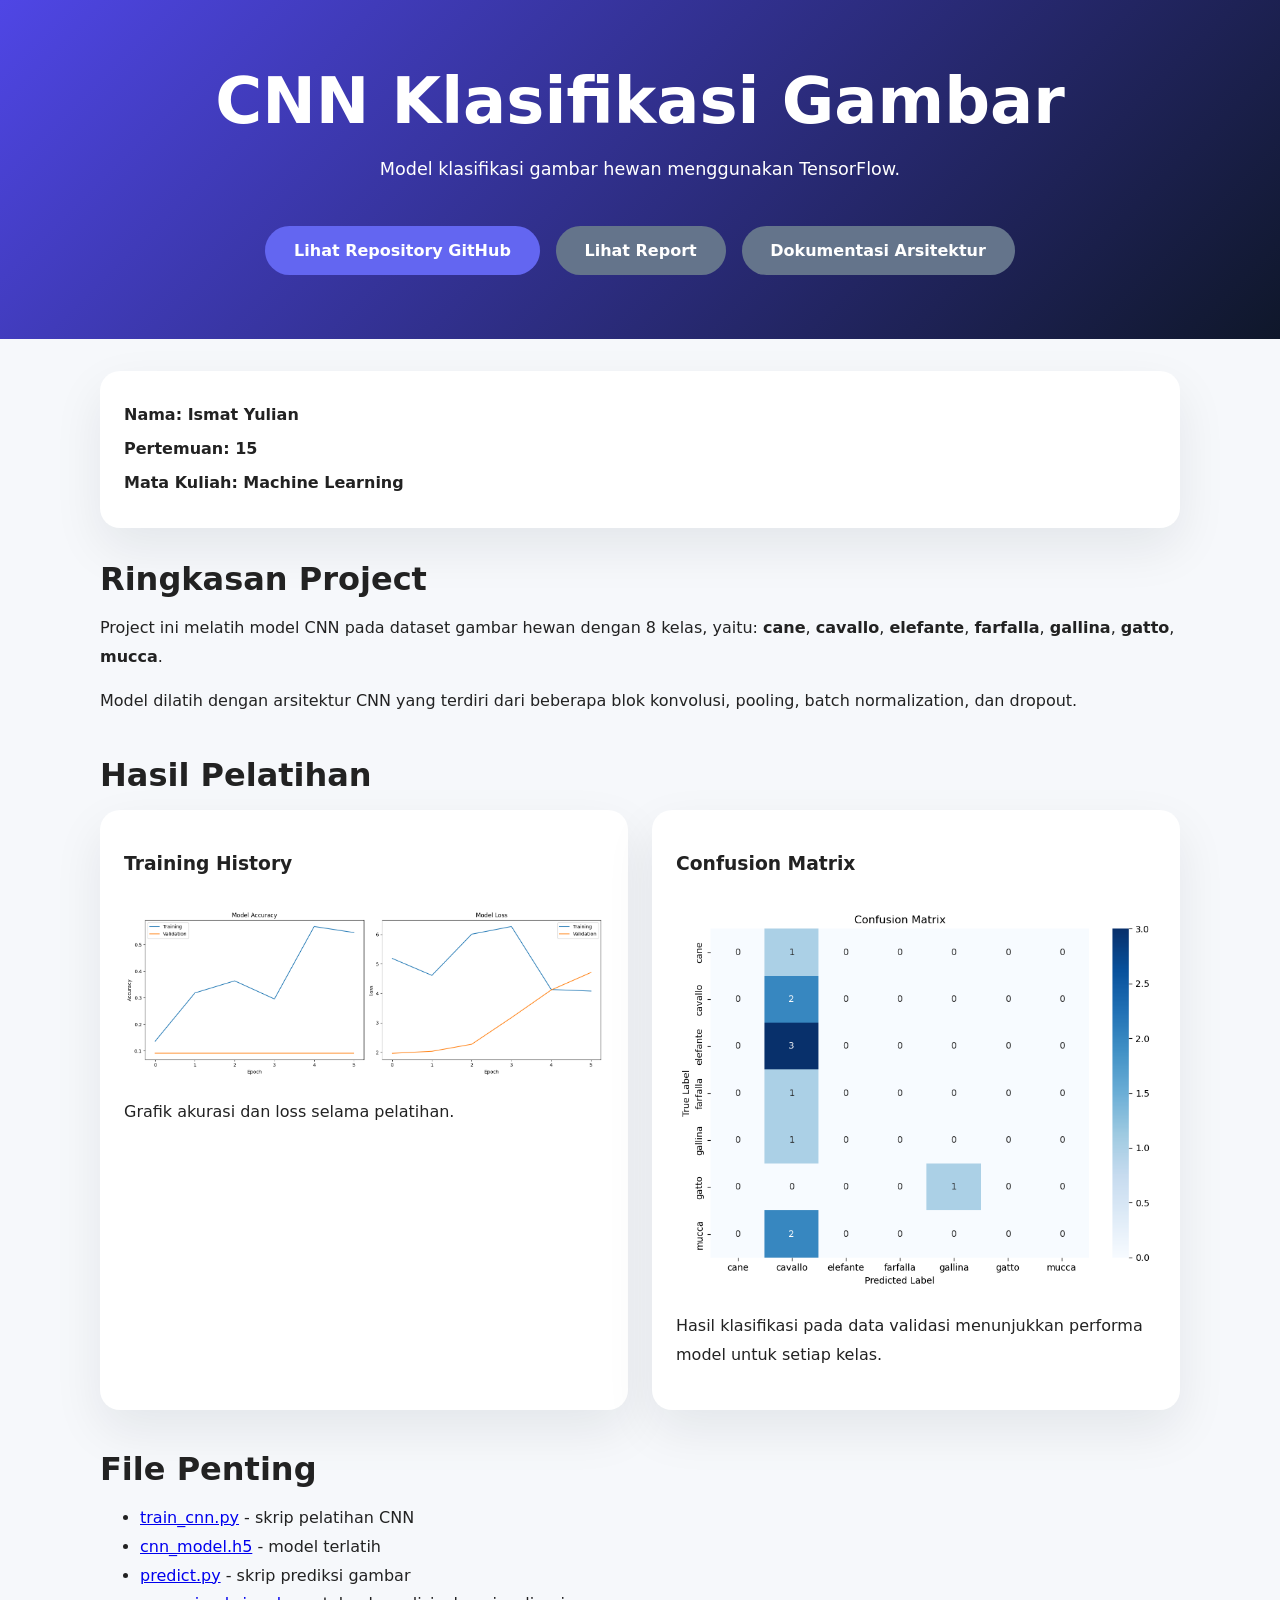
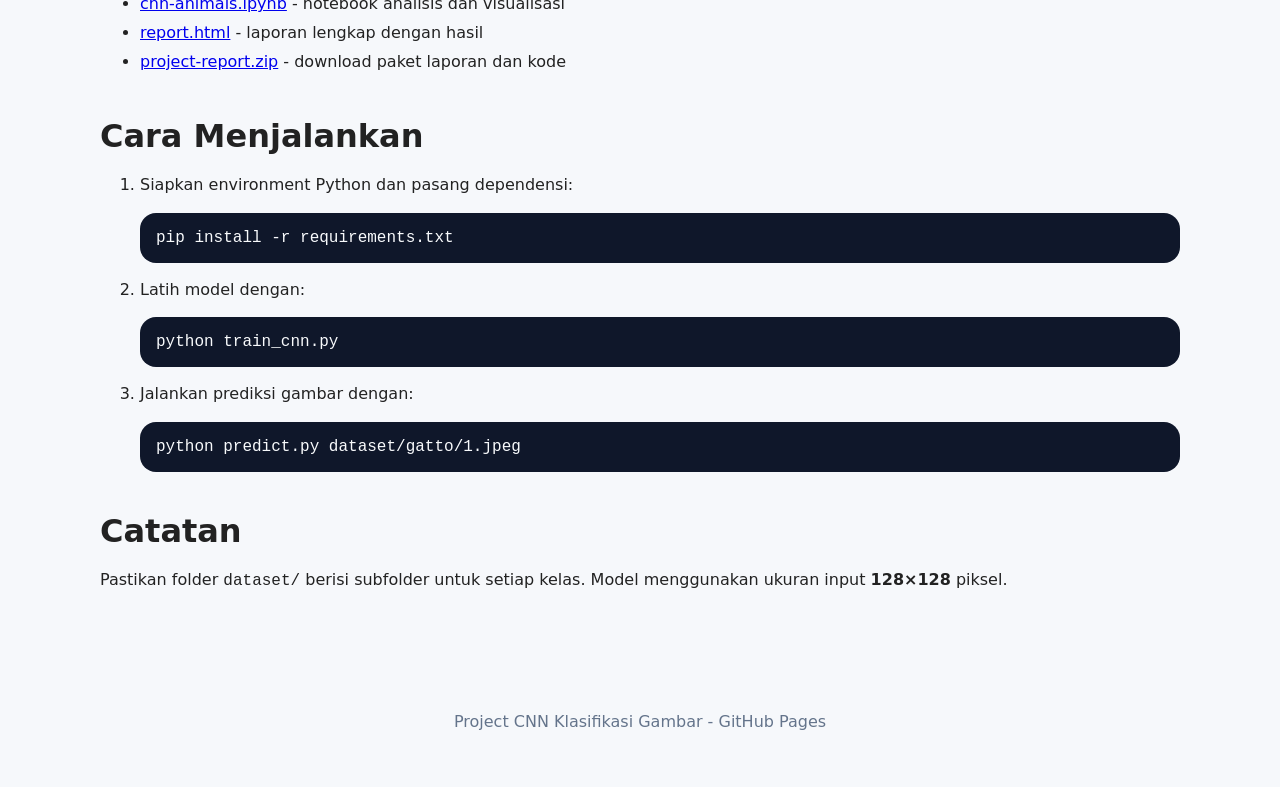
<file: index.html>
<!DOCTYPE html>
<html lang="en">
<head>
  <meta charset="UTF-8" />
  <meta name="viewport" content="width=device-width, initial-scale=1.0" />
  <title>CNN Klasifikasi Gambar - Animals Dataset</title>
  <link rel="stylesheet" href="style.css" />
</head>
<body>
  <header class="hero">
    <div class="hero-content">
      <h1>CNN Klasifikasi Gambar</h1>
      <p>Model klasifikasi gambar hewan menggunakan TensorFlow.</p>
      <div class="button-row">
        <a class="button" href="https://github.com/Mas-is/cnn-klasifikasi-gambar" target="_blank" rel="noreferrer">Lihat Repository GitHub</a>
        <a class="button secondary" href="report.html">Lihat Report</a>
        <a class="button secondary" href="architecture-doc.html">Dokumentasi Arsitektur</a>
      </div>
    </div>
  </header>

  <main class="container">
    <section class="info">
      <p><strong>Nama:</strong> Ismat Yulian</p>
      <p><strong>Pertemuan:</strong> 15</p>
      <p><strong>Mata Kuliah:</strong> Machine Learning</p>
    </section>

    <section>
      <h2>Ringkasan Project</h2>
      <p>Project ini melatih model CNN pada dataset gambar hewan dengan 8 kelas, yaitu: <strong>cane</strong>, <strong>cavallo</strong>, <strong>elefante</strong>, <strong>farfalla</strong>, <strong>gallina</strong>, <strong>gatto</strong>, <strong>mucca</strong>.</p>
      <p>Model dilatih dengan arsitektur CNN yang terdiri dari beberapa blok konvolusi, pooling, batch normalization, dan dropout.</p>
    </section>

    <section>
      <h2>Hasil Pelatihan</h2>
      <div class="card-row">
        <article class="card">
          <h3>Training History</h3>
          <img src="training_history.png" alt="Training history" />
          <p>Grafik akurasi dan loss selama pelatihan.</p>
        </article>
        <article class="card">
          <h3>Confusion Matrix</h3>
          <img src="confusion_matrix.png" alt="Confusion matrix" />
          <p>Hasil klasifikasi pada data validasi menunjukkan performa model untuk setiap kelas.</p>
        </article>
      </div>
    </section>

    <section>
      <h2>File Penting</h2>
      <ul>
        <li><a href="train_cnn.py">train_cnn.py</a> - skrip pelatihan CNN</li>
        <li><a href="cnn_model.h5">cnn_model.h5</a> - model terlatih</li>
        <li><a href="predict.py">predict.py</a> - skrip prediksi gambar</li>
        <li><a href="cnn-animals.ipynb">cnn-animals.ipynb</a> - notebook analisis dan visualisasi</li>
        <li><a href="report.html">report.html</a> - laporan lengkap dengan hasil</li>
        <li><a href="project-report.zip">project-report.zip</a> - download paket laporan dan kode</li>
      </ul>
    </section>

    <section>
      <h2>Cara Menjalankan</h2>
      <ol>
        <li>Siapkan environment Python dan pasang dependensi:</li>
        <pre><code>pip install -r requirements.txt</code></pre>
        <li>Latih model dengan:</li>
        <pre><code>python train_cnn.py</code></pre>
        <li>Jalankan prediksi gambar dengan:</li>
        <pre><code>python predict.py dataset/gatto/1.jpeg</code></pre>
      </ol>
    </section>

    <section>
      <h2>Catatan</h2>
      <p>Pastikan folder <code>dataset/</code> berisi subfolder untuk setiap kelas. Model menggunakan ukuran input <strong>128×128</strong> piksel.</p>
    </section>
  </main>

  <footer>
    <p>Project CNN Klasifikasi Gambar - GitHub Pages</p>
  </footer>
</body>
</html>
</file>
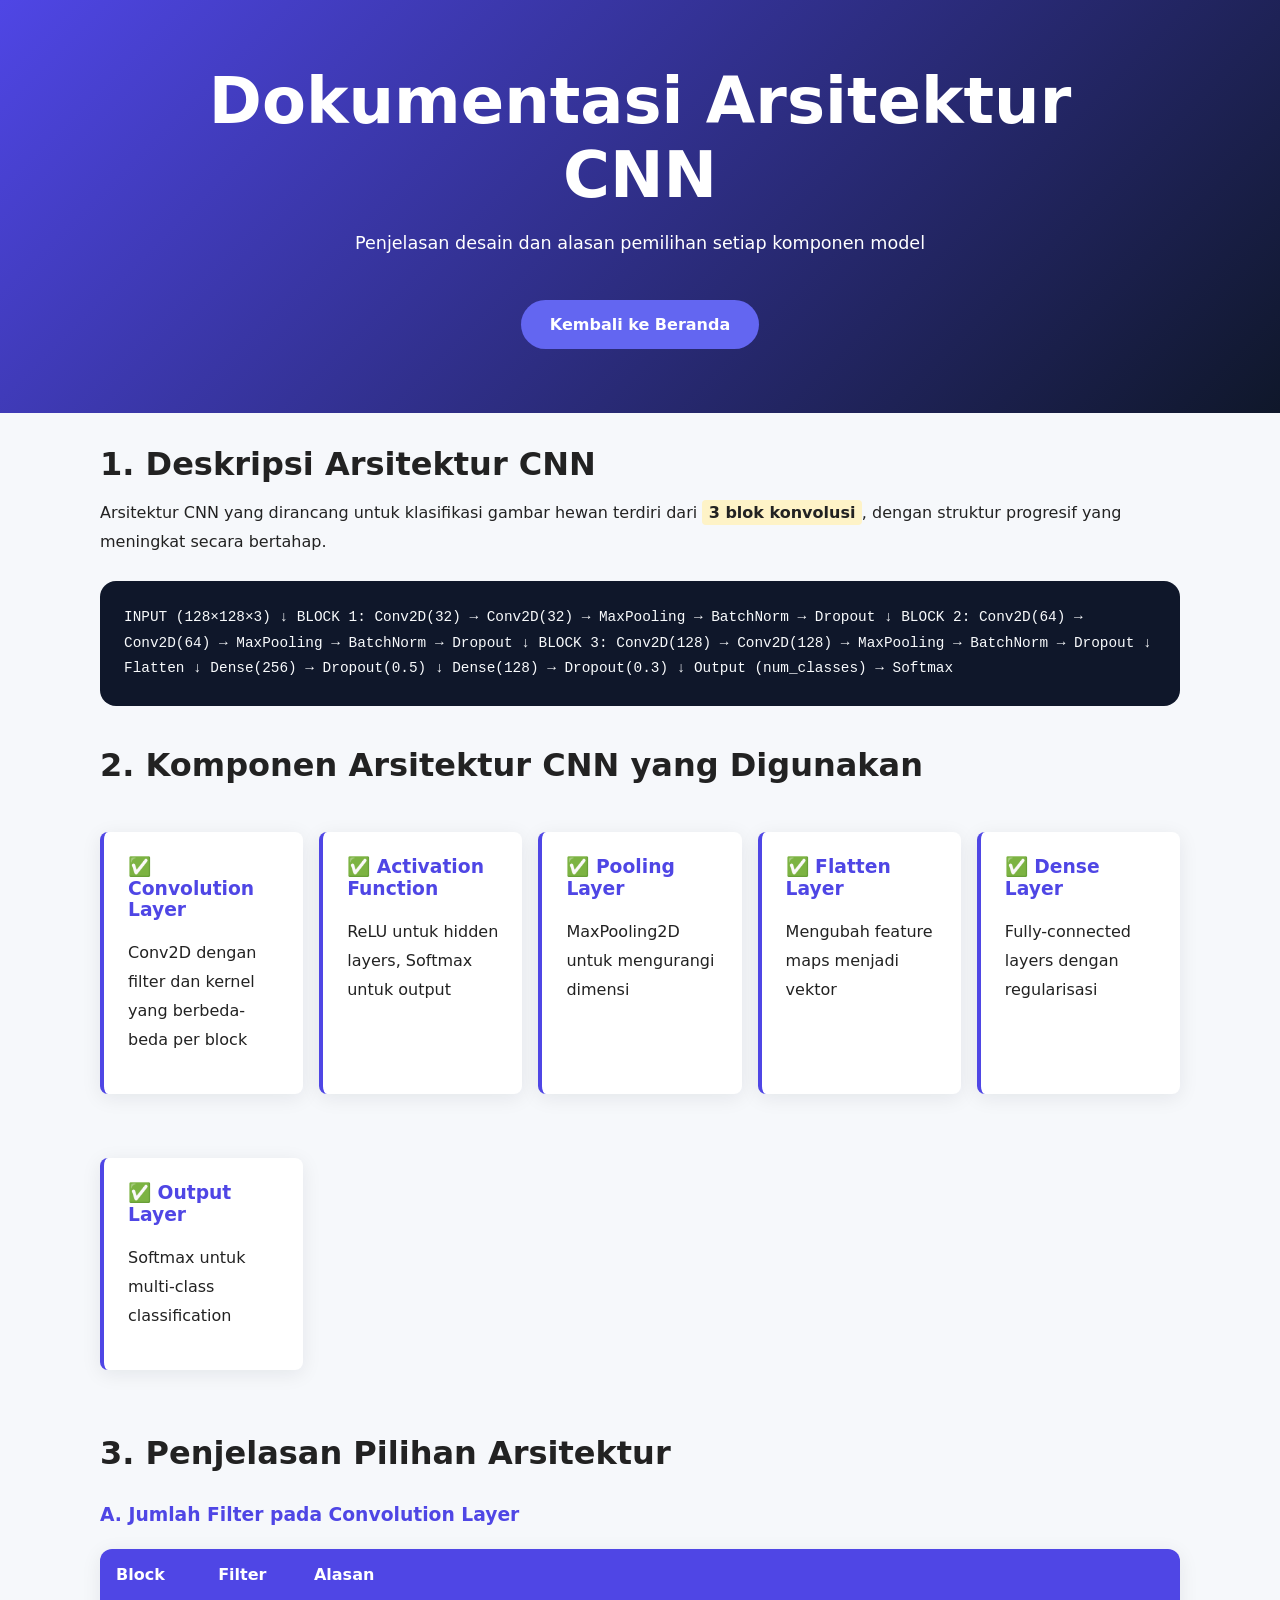
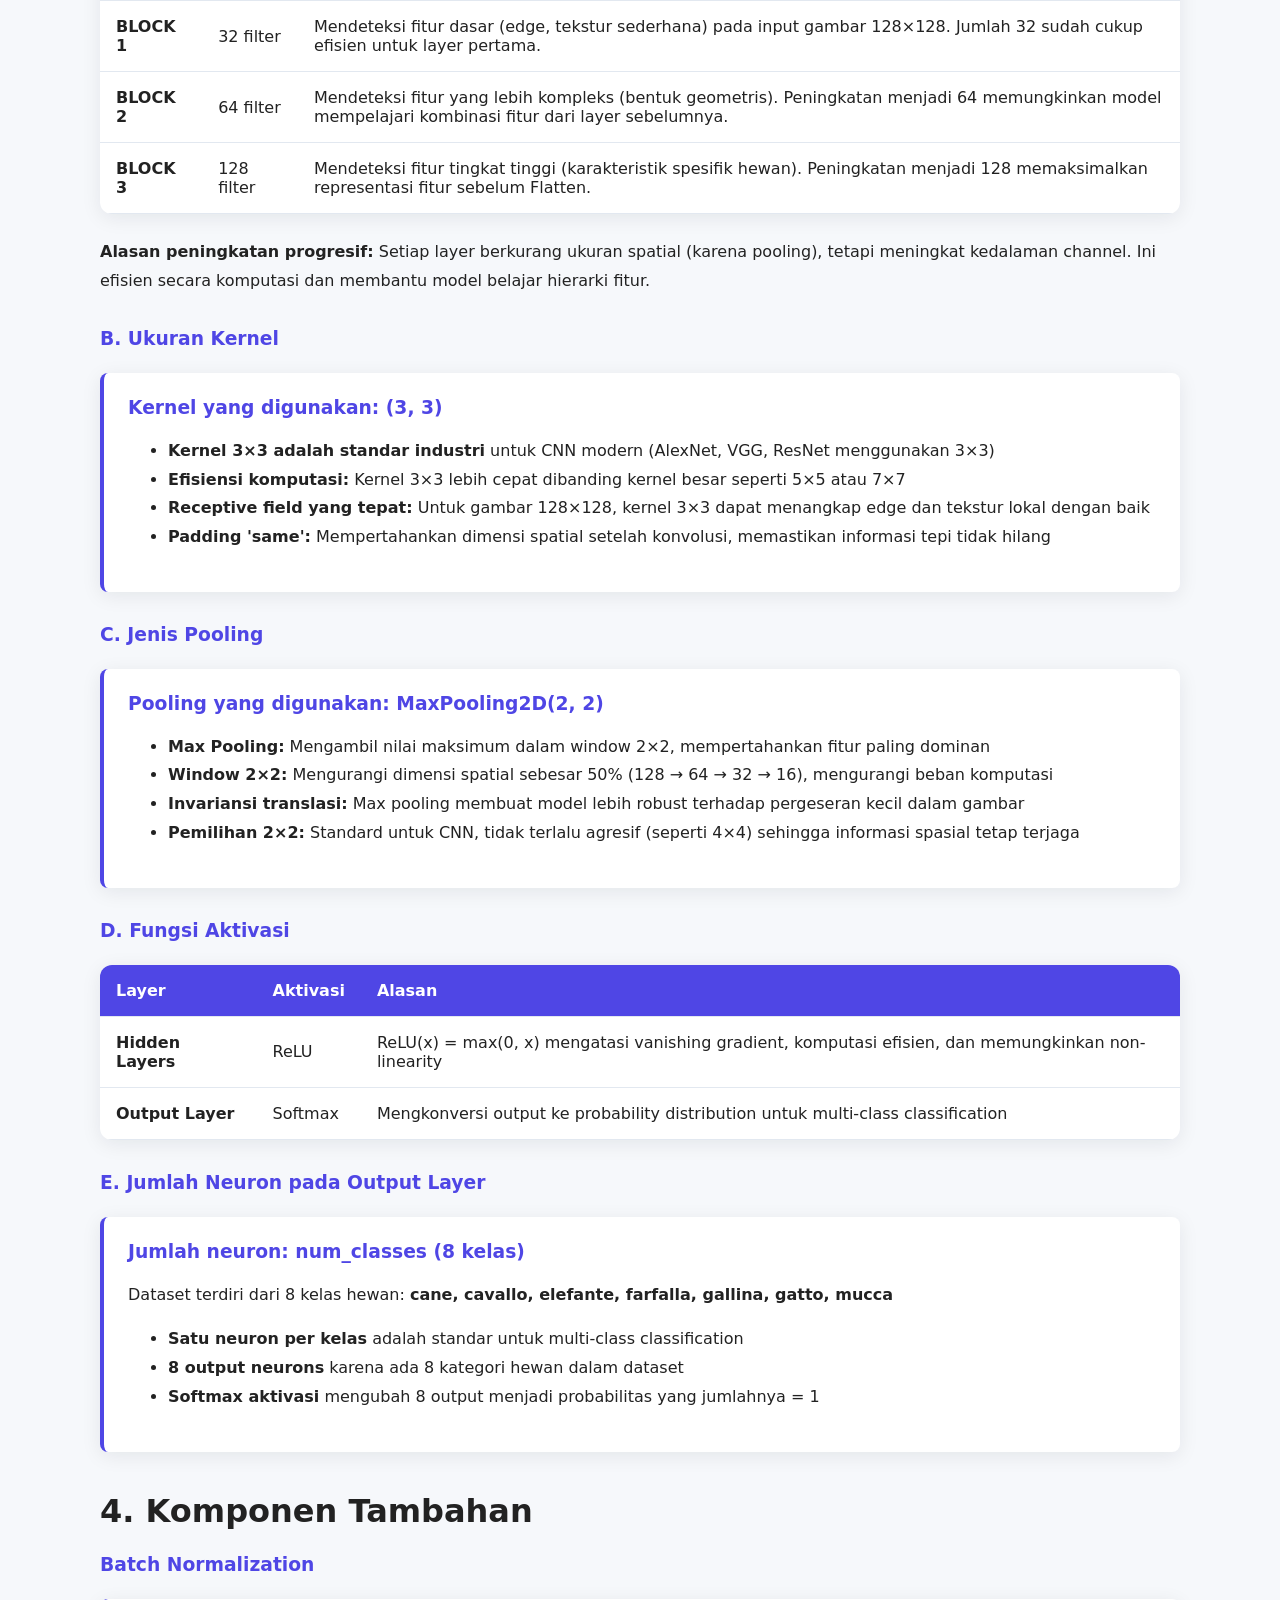
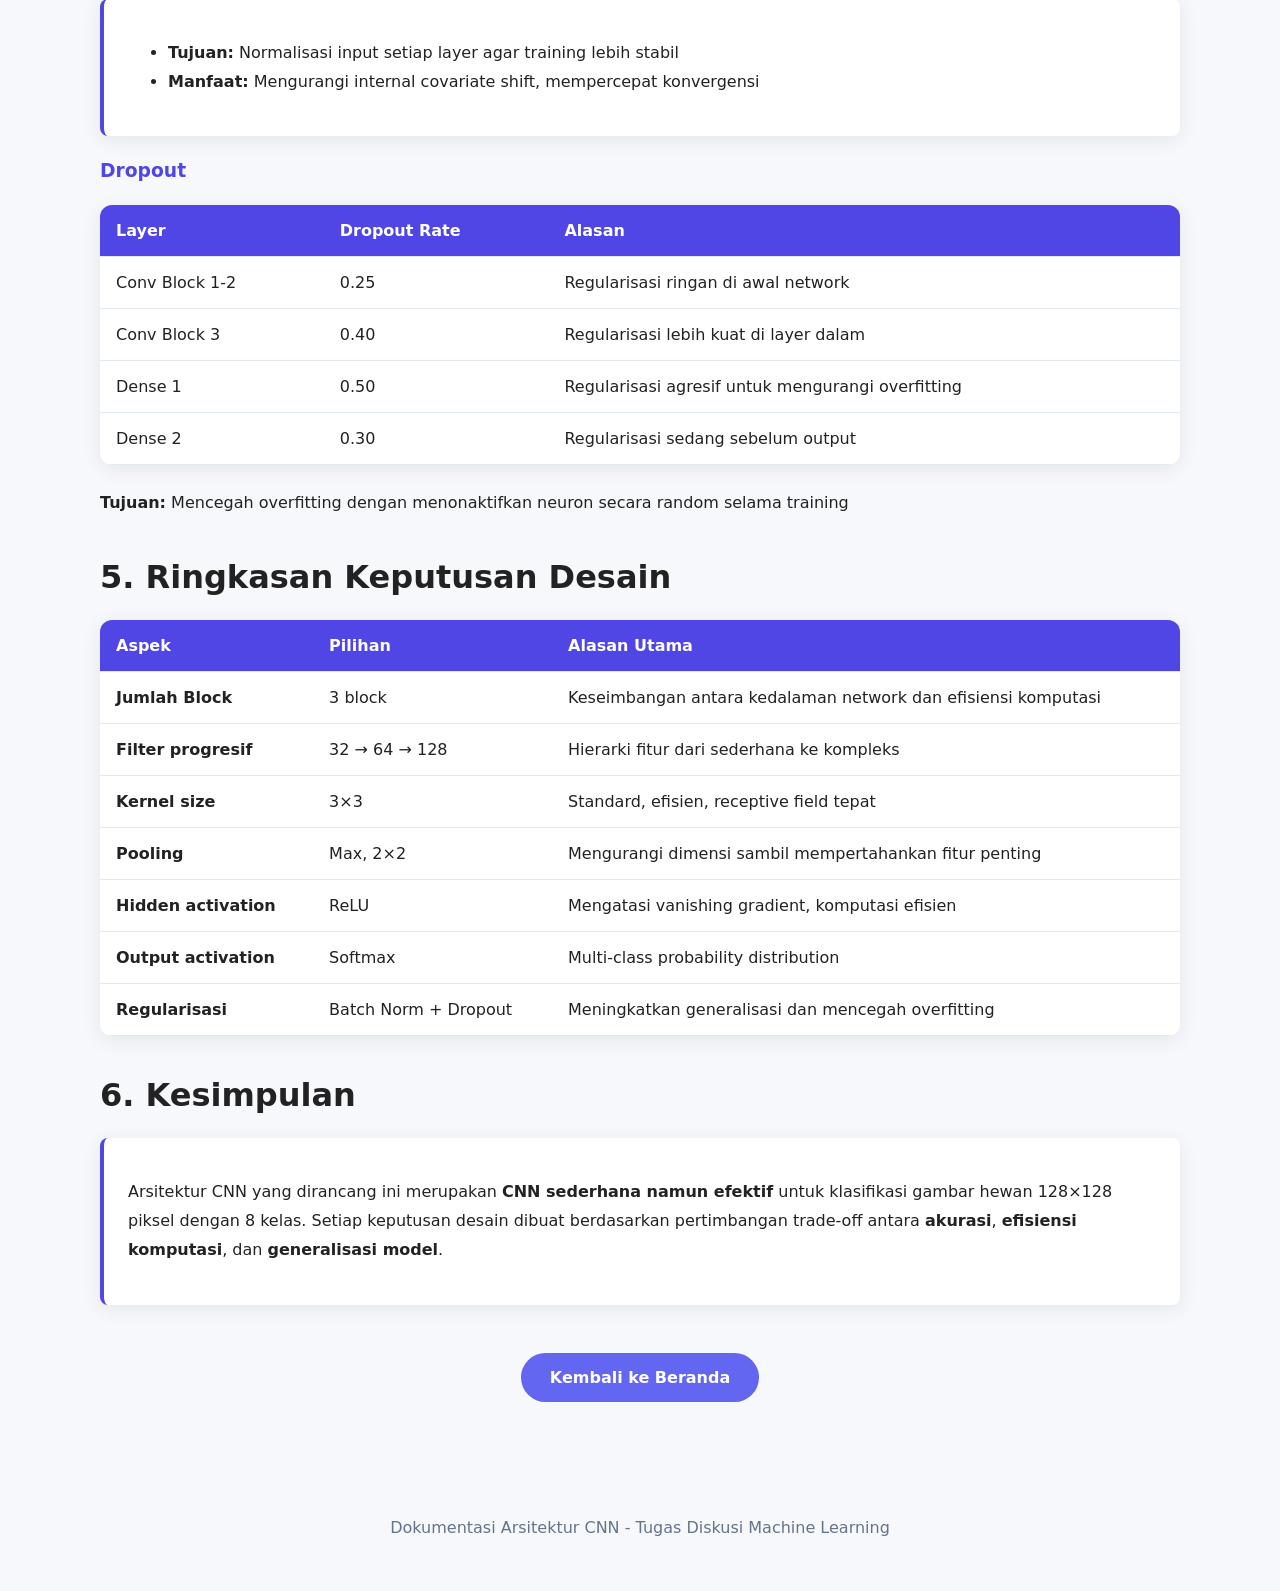
<file: architecture-doc.html>
<!DOCTYPE html>
<html lang="id">
<head>
  <meta charset="UTF-8" />
  <meta name="viewport" content="width=device-width, initial-scale=1.0" />
  <title>Dokumentasi Arsitektur CNN</title>
  <link rel="stylesheet" href="style.css" />
  <style>
    .architecture-diagram {
      background: #0f172a;
      color: #f8fafc;
      padding: 1.5rem;
      border-radius: 16px;
      font-family: "Fira Code", monospace;
      font-size: 0.9rem;
      line-height: 1.8;
      margin: 1.5rem 0;
      overflow-x: auto;
    }

    table {
      width: 100%;
      border-collapse: collapse;
      margin: 1.5rem 0;
      background: white;
      border-radius: 12px;
      overflow: hidden;
      box-shadow: 0 4px 20px rgba(15, 23, 42, 0.08);
    }

    th, td {
      padding: 1rem;
      text-align: left;
      border-bottom: 1px solid #e2e8f0;
    }

    th {
      background: #4f46e5;
      color: white;
      font-weight: 600;
    }

    tr:hover {
      background: #f8fafc;
    }

    .highlight {
      background: #fef3c7;
      padding: 0.2rem 0.4rem;
      border-radius: 4px;
      font-weight: 600;
    }

    .section-box {
      background: white;
      border-left: 4px solid #4f46e5;
      padding: 1.5rem;
      margin: 1.5rem 0;
      border-radius: 8px;
      box-shadow: 0 4px 20px rgba(15, 23, 42, 0.08);
    }

    .section-box h3 {
      margin-top: 0;
      color: #4f46e5;
    }

    ul {
      line-height: 2;
    }
  </style>
</head>
<body>
  <header class="hero">
    <div class="hero-content">
      <h1>Dokumentasi Arsitektur CNN</h1>
      <p>Penjelasan desain dan alasan pemilihan setiap komponen model</p>
      <div class="button-row">
        <a class="button" href="index.html">Kembali ke Beranda</a>
      </div>
    </div>
  </header>

  <main class="container">
    <section>
      <h2>1. Deskripsi Arsitektur CNN</h2>
      <p>Arsitektur CNN yang dirancang untuk klasifikasi gambar hewan terdiri dari <span class="highlight">3 blok konvolusi</span>, dengan struktur progresif yang meningkat secara bertahap.</p>
      
      <div class="architecture-diagram">
INPUT (128×128×3)
    ↓
BLOCK 1: Conv2D(32) → Conv2D(32) → MaxPooling → BatchNorm → Dropout
    ↓
BLOCK 2: Conv2D(64) → Conv2D(64) → MaxPooling → BatchNorm → Dropout
    ↓
BLOCK 3: Conv2D(128) → Conv2D(128) → MaxPooling → BatchNorm → Dropout
    ↓
Flatten
    ↓
Dense(256) → Dropout(0.5)
    ↓
Dense(128) → Dropout(0.3)
    ↓
Output (num_classes) → Softmax
      </div>
    </section>

    <section>
      <h2>2. Komponen Arsitektur CNN yang Digunakan</h2>
      <div style="display: grid; grid-template-columns: repeat(auto-fit, minmax(200px, 1fr)); gap: 1rem; margin: 1.5rem 0;">
        <div class="section-box">
          <h3>✅ Convolution Layer</h3>
          <p>Conv2D dengan filter dan kernel yang berbeda-beda per block</p>
        </div>
        <div class="section-box">
          <h3>✅ Activation Function</h3>
          <p>ReLU untuk hidden layers, Softmax untuk output</p>
        </div>
        <div class="section-box">
          <h3>✅ Pooling Layer</h3>
          <p>MaxPooling2D untuk mengurangi dimensi</p>
        </div>
        <div class="section-box">
          <h3>✅ Flatten Layer</h3>
          <p>Mengubah feature maps menjadi vektor</p>
        </div>
        <div class="section-box">
          <h3>✅ Dense Layer</h3>
          <p>Fully-connected layers dengan regularisasi</p>
        </div>
        <div class="section-box">
          <h3>✅ Output Layer</h3>
          <p>Softmax untuk multi-class classification</p>
        </div>
      </div>
    </section>

    <section>
      <h2>3. Penjelasan Pilihan Arsitektur</h2>

      <h3 style="color: #4f46e5; margin-top: 2rem;">A. Jumlah Filter pada Convolution Layer</h3>
      <table>
        <tr>
          <th>Block</th>
          <th>Filter</th>
          <th>Alasan</th>
        </tr>
        <tr>
          <td><strong>BLOCK 1</strong></td>
          <td>32 filter</td>
          <td>Mendeteksi fitur dasar (edge, tekstur sederhana) pada input gambar 128×128. Jumlah 32 sudah cukup efisien untuk layer pertama.</td>
        </tr>
        <tr>
          <td><strong>BLOCK 2</strong></td>
          <td>64 filter</td>
          <td>Mendeteksi fitur yang lebih kompleks (bentuk geometris). Peningkatan menjadi 64 memungkinkan model mempelajari kombinasi fitur dari layer sebelumnya.</td>
        </tr>
        <tr>
          <td><strong>BLOCK 3</strong></td>
          <td>128 filter</td>
          <td>Mendeteksi fitur tingkat tinggi (karakteristik spesifik hewan). Peningkatan menjadi 128 memaksimalkan representasi fitur sebelum Flatten.</td>
        </tr>
      </table>
      <p><strong>Alasan peningkatan progresif:</strong> Setiap layer berkurang ukuran spatial (karena pooling), tetapi meningkat kedalaman channel. Ini efisien secara komputasi dan membantu model belajar hierarki fitur.</p>

      <h3 style="color: #4f46e5; margin-top: 2rem;">B. Ukuran Kernel</h3>
      <div class="section-box">
        <h3>Kernel yang digunakan: (3, 3)</h3>
        <ul>
          <li><strong>Kernel 3×3 adalah standar industri</strong> untuk CNN modern (AlexNet, VGG, ResNet menggunakan 3×3)</li>
          <li><strong>Efisiensi komputasi:</strong> Kernel 3×3 lebih cepat dibanding kernel besar seperti 5×5 atau 7×7</li>
          <li><strong>Receptive field yang tepat:</strong> Untuk gambar 128×128, kernel 3×3 dapat menangkap edge dan tekstur lokal dengan baik</li>
          <li><strong>Padding 'same':</strong> Mempertahankan dimensi spatial setelah konvolusi, memastikan informasi tepi tidak hilang</li>
        </ul>
      </div>

      <h3 style="color: #4f46e5; margin-top: 2rem;">C. Jenis Pooling</h3>
      <div class="section-box">
        <h3>Pooling yang digunakan: MaxPooling2D(2, 2)</h3>
        <ul>
          <li><strong>Max Pooling:</strong> Mengambil nilai maksimum dalam window 2×2, mempertahankan fitur paling dominan</li>
          <li><strong>Window 2×2:</strong> Mengurangi dimensi spatial sebesar 50% (128 → 64 → 32 → 16), mengurangi beban komputasi</li>
          <li><strong>Invariansi translasi:</strong> Max pooling membuat model lebih robust terhadap pergeseran kecil dalam gambar</li>
          <li><strong>Pemilihan 2×2:</strong> Standard untuk CNN, tidak terlalu agresif (seperti 4×4) sehingga informasi spasial tetap terjaga</li>
        </ul>
      </div>

      <h3 style="color: #4f46e5; margin-top: 2rem;">D. Fungsi Aktivasi</h3>
      <table>
        <tr>
          <th>Layer</th>
          <th>Aktivasi</th>
          <th>Alasan</th>
        </tr>
        <tr>
          <td><strong>Hidden Layers</strong></td>
          <td>ReLU</td>
          <td>ReLU(x) = max(0, x) mengatasi vanishing gradient, komputasi efisien, dan memungkinkan non-linearity</td>
        </tr>
        <tr>
          <td><strong>Output Layer</strong></td>
          <td>Softmax</td>
          <td>Mengkonversi output ke probability distribution untuk multi-class classification</td>
        </tr>
      </table>

      <h3 style="color: #4f46e5; margin-top: 2rem;">E. Jumlah Neuron pada Output Layer</h3>
      <div class="section-box">
        <h3>Jumlah neuron: num_classes (8 kelas)</h3>
        <p>Dataset terdiri dari 8 kelas hewan: <strong>cane, cavallo, elefante, farfalla, gallina, gatto, mucca</strong></p>
        <ul>
          <li><strong>Satu neuron per kelas</strong> adalah standar untuk multi-class classification</li>
          <li><strong>8 output neurons</strong> karena ada 8 kategori hewan dalam dataset</li>
          <li><strong>Softmax aktivasi</strong> mengubah 8 output menjadi probabilitas yang jumlahnya = 1</li>
        </ul>
      </div>
    </section>

    <section>
      <h2>4. Komponen Tambahan</h2>

      <h3 style="color: #4f46e5; margin-top: 1.5rem;">Batch Normalization</h3>
      <div class="section-box">
        <ul>
          <li><strong>Tujuan:</strong> Normalisasi input setiap layer agar training lebih stabil</li>
          <li><strong>Manfaat:</strong> Mengurangi internal covariate shift, mempercepat konvergensi</li>
        </ul>
      </div>

      <h3 style="color: #4f46e5; margin-top: 1.5rem;">Dropout</h3>
      <table>
        <tr>
          <th>Layer</th>
          <th>Dropout Rate</th>
          <th>Alasan</th>
        </tr>
        <tr>
          <td>Conv Block 1-2</td>
          <td>0.25</td>
          <td>Regularisasi ringan di awal network</td>
        </tr>
        <tr>
          <td>Conv Block 3</td>
          <td>0.40</td>
          <td>Regularisasi lebih kuat di layer dalam</td>
        </tr>
        <tr>
          <td>Dense 1</td>
          <td>0.50</td>
          <td>Regularisasi agresif untuk mengurangi overfitting</td>
        </tr>
        <tr>
          <td>Dense 2</td>
          <td>0.30</td>
          <td>Regularisasi sedang sebelum output</td>
        </tr>
      </table>
      <p style="margin-top: 1rem;"><strong>Tujuan:</strong> Mencegah overfitting dengan menonaktifkan neuron secara random selama training</p>
    </section>

    <section>
      <h2>5. Ringkasan Keputusan Desain</h2>
      <table>
        <tr>
          <th>Aspek</th>
          <th>Pilihan</th>
          <th>Alasan Utama</th>
        </tr>
        <tr>
          <td><strong>Jumlah Block</strong></td>
          <td>3 block</td>
          <td>Keseimbangan antara kedalaman network dan efisiensi komputasi</td>
        </tr>
        <tr>
          <td><strong>Filter progresif</strong></td>
          <td>32 → 64 → 128</td>
          <td>Hierarki fitur dari sederhana ke kompleks</td>
        </tr>
        <tr>
          <td><strong>Kernel size</strong></td>
          <td>3×3</td>
          <td>Standard, efisien, receptive field tepat</td>
        </tr>
        <tr>
          <td><strong>Pooling</strong></td>
          <td>Max, 2×2</td>
          <td>Mengurangi dimensi sambil mempertahankan fitur penting</td>
        </tr>
        <tr>
          <td><strong>Hidden activation</strong></td>
          <td>ReLU</td>
          <td>Mengatasi vanishing gradient, komputasi efisien</td>
        </tr>
        <tr>
          <td><strong>Output activation</strong></td>
          <td>Softmax</td>
          <td>Multi-class probability distribution</td>
        </tr>
        <tr>
          <td><strong>Regularisasi</strong></td>
          <td>Batch Norm + Dropout</td>
          <td>Meningkatkan generalisasi dan mencegah overfitting</td>
        </tr>
      </table>
    </section>

    <section>
      <h2>6. Kesimpulan</h2>
      <div class="section-box">
        <p>Arsitektur CNN yang dirancang ini merupakan <strong>CNN sederhana namun efektif</strong> untuk klasifikasi gambar hewan 128×128 piksel dengan 8 kelas. Setiap keputusan desain dibuat berdasarkan pertimbangan trade-off antara <strong>akurasi</strong>, <strong>efisiensi komputasi</strong>, dan <strong>generalisasi model</strong>.</p>
      </div>
    </section>

    <section style="text-align: center; margin-top: 3rem;">
      <a class="button" href="index.html">Kembali ke Beranda</a>
    </section>
  </main>

  <footer>
    <p>Dokumentasi Arsitektur CNN - Tugas Diskusi Machine Learning</p>
  </footer>
</body>
</html>
</file>
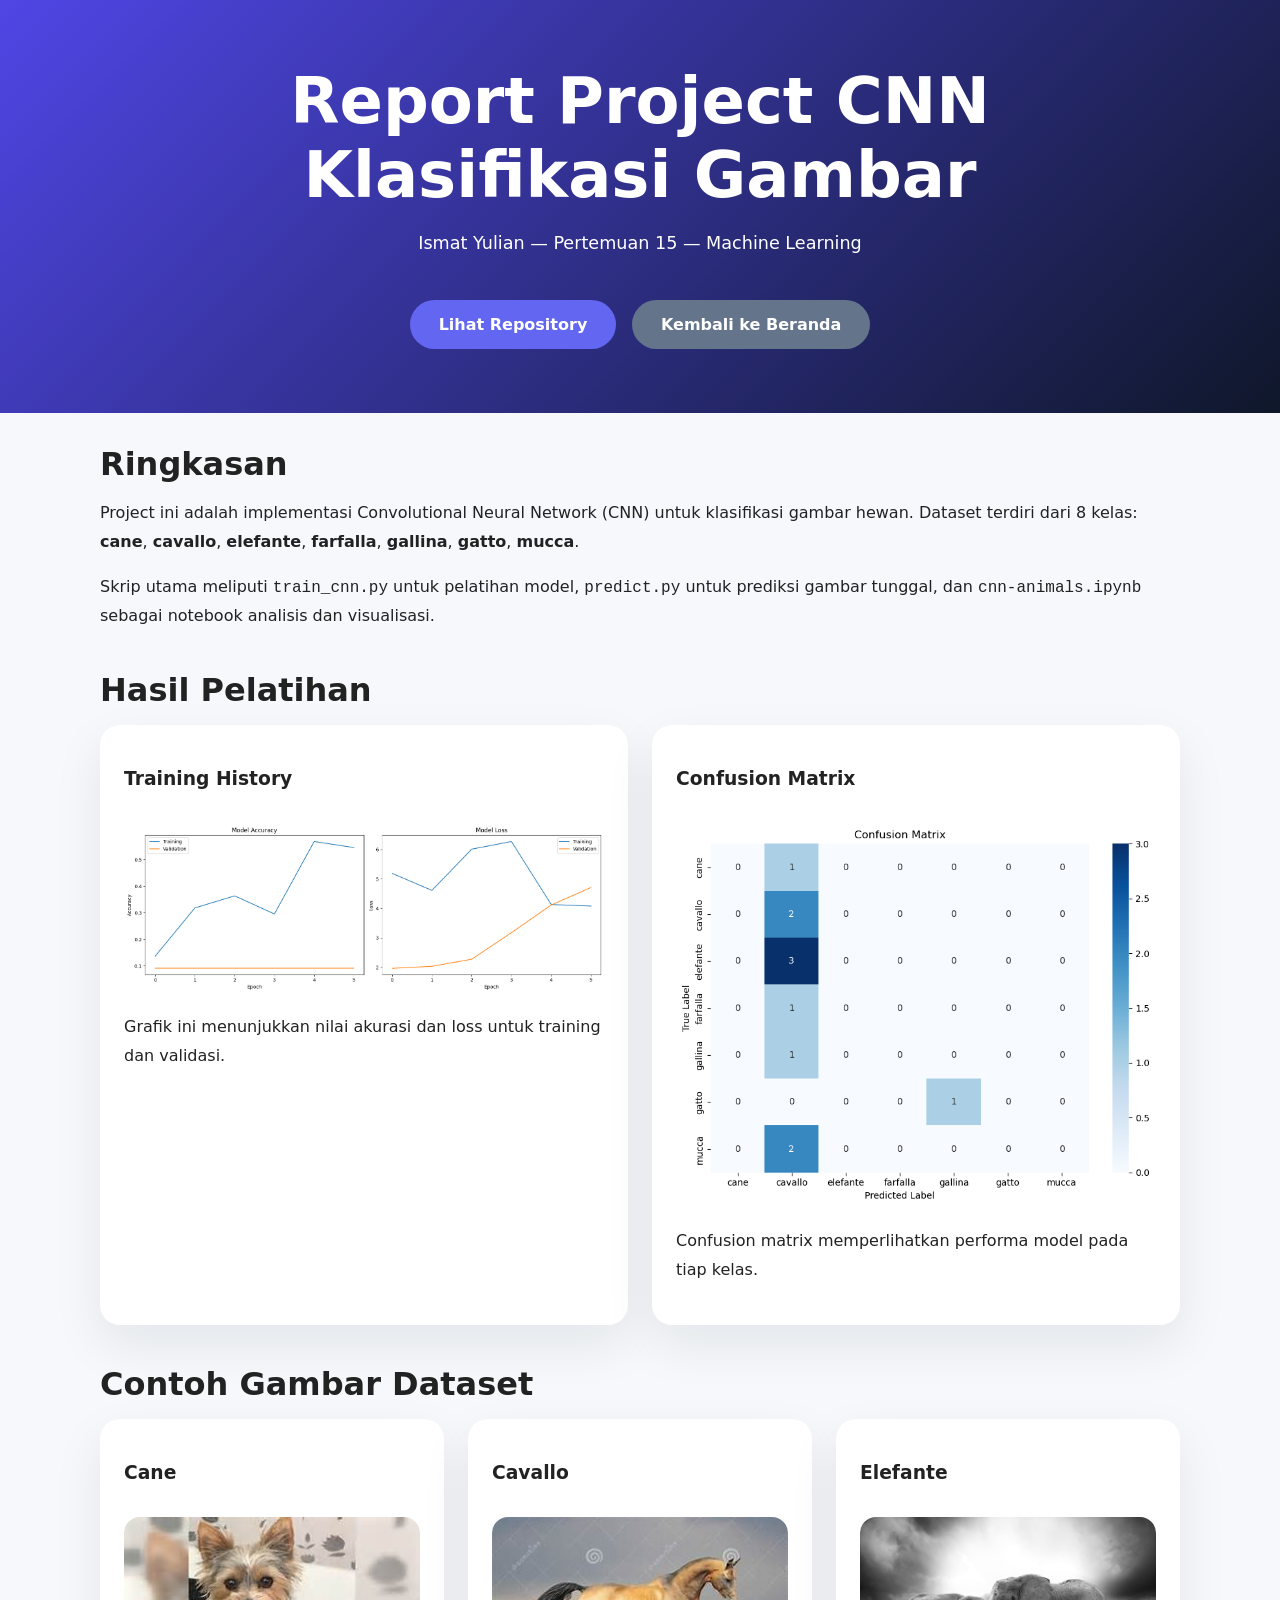
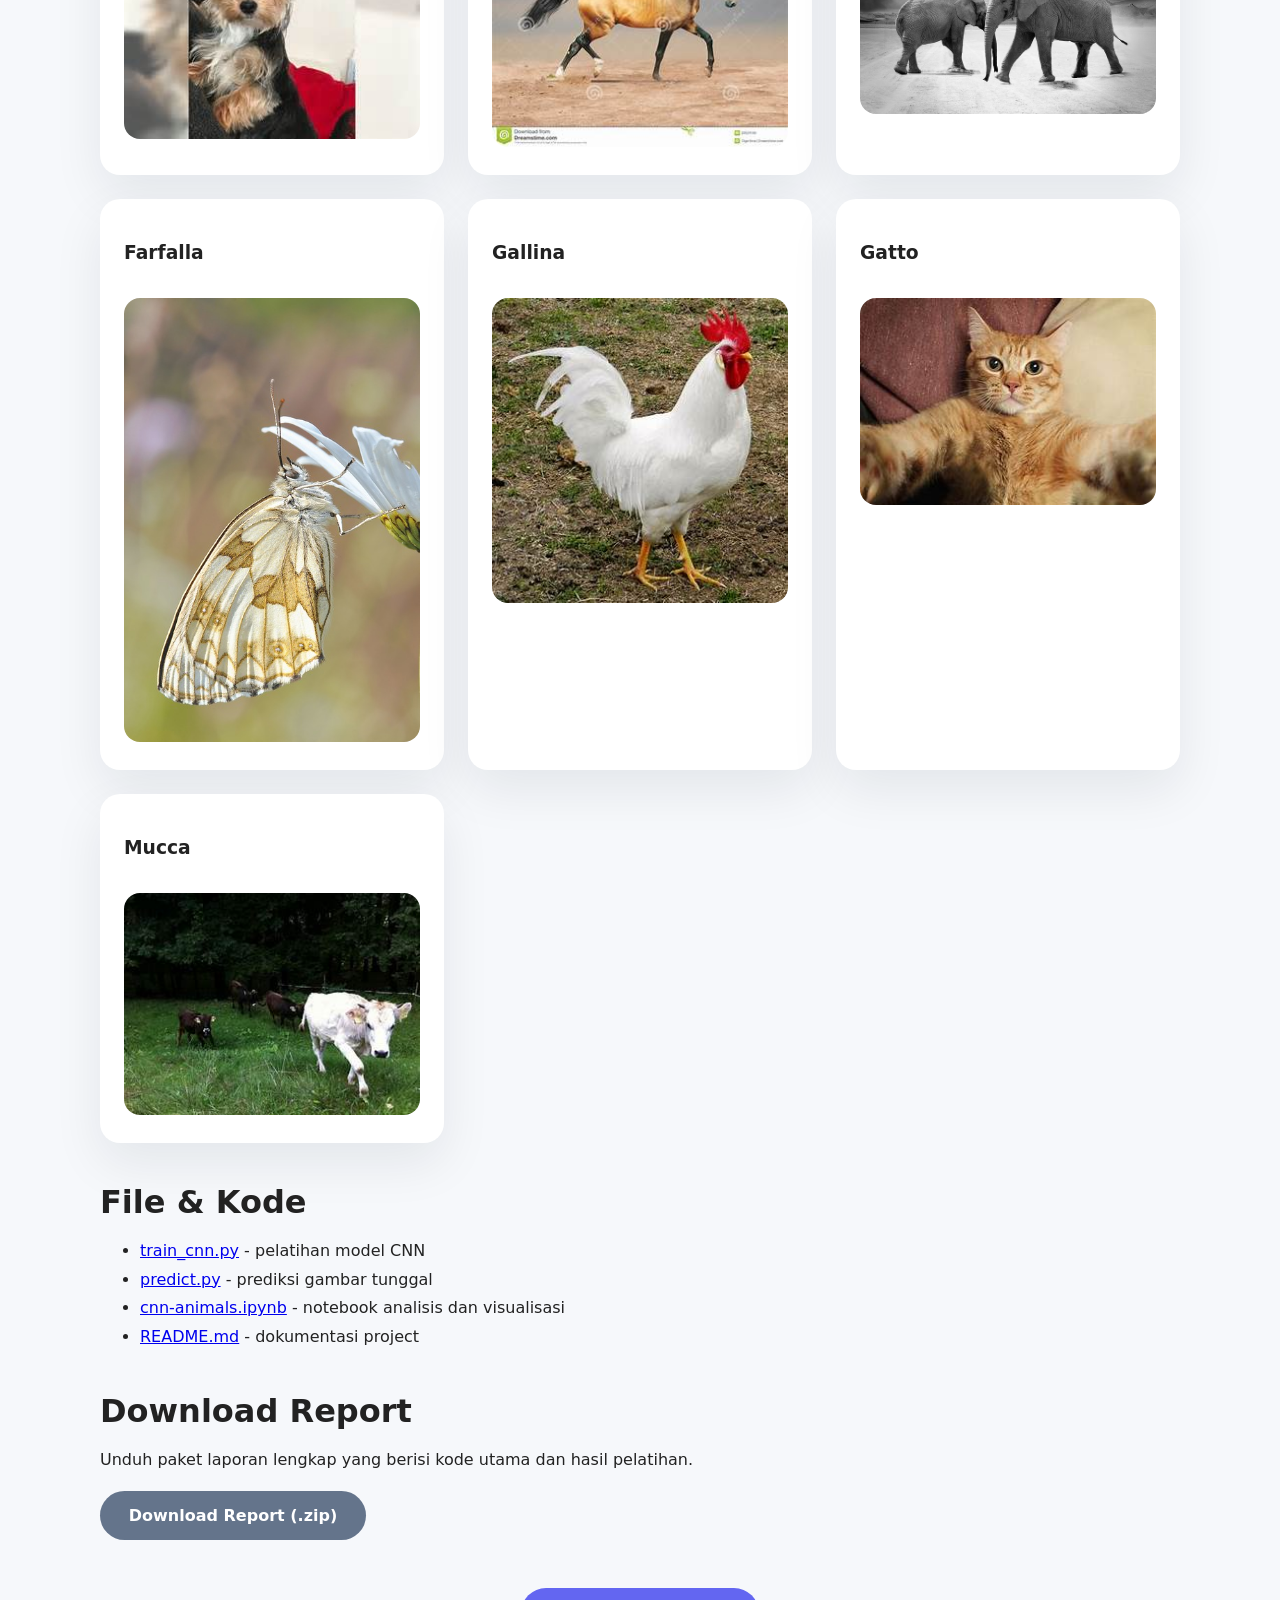
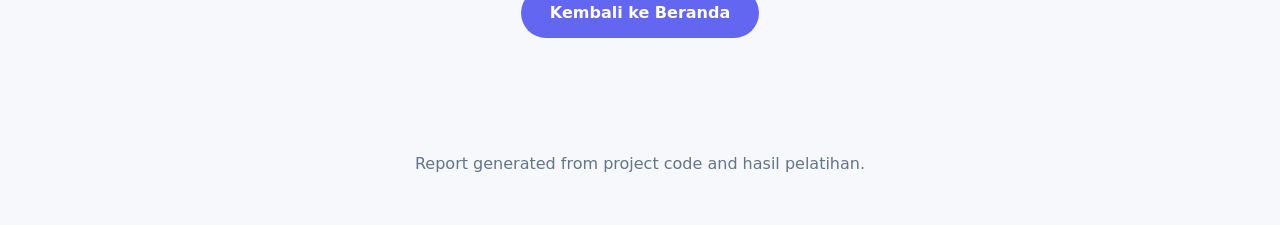
<file: report.html>
<!DOCTYPE html>
<html lang="id">
<head>
  <meta charset="UTF-8" />
  <meta name="viewport" content="width=device-width, initial-scale=1.0" />
  <title>Report CNN Klasifikasi Gambar</title>
  <link rel="stylesheet" href="style.css" />
</head>
<body>
  <header class="hero">
    <div class="hero-content">
      <h1>Report Project CNN Klasifikasi Gambar</h1>
      <p>Ismat Yulian — Pertemuan 15 — Machine Learning</p>
      <div class="button-row">
        <a class="button" href="https://github.com/Mas-is/cnn-klasifikasi-gambar" target="_blank" rel="noreferrer">Lihat Repository</a>
        <a class="button secondary" href="index.html">Kembali ke Beranda</a>
      </div>
    </div>
  </header>

  <main class="container">
    <section>
      <h2>Ringkasan</h2>
      <p>Project ini adalah implementasi Convolutional Neural Network (CNN) untuk klasifikasi gambar hewan. Dataset terdiri dari 8 kelas: <strong>cane</strong>, <strong>cavallo</strong>, <strong>elefante</strong>, <strong>farfalla</strong>, <strong>gallina</strong>, <strong>gatto</strong>, <strong>mucca</strong>.</p>
      <p>Skrip utama meliputi <code>train_cnn.py</code> untuk pelatihan model, <code>predict.py</code> untuk prediksi gambar tunggal, dan <code>cnn-animals.ipynb</code> sebagai notebook analisis dan visualisasi.</p>
    </section>

    <section>
      <h2>Hasil Pelatihan</h2>
      <div class="card-row">
        <article class="card">
          <h3>Training History</h3>
          <img src="training_history.png" alt="Training history" />
          <p>Grafik ini menunjukkan nilai akurasi dan loss untuk training dan validasi.</p>
        </article>
        <article class="card">
          <h3>Confusion Matrix</h3>
          <img src="confusion_matrix.png" alt="Confusion matrix" />
          <p>Confusion matrix memperlihatkan performa model pada tiap kelas.</p>
        </article>
      </div>
    </section>

    <section>
      <h2>Contoh Gambar Dataset</h2>
      <div class="card-row">
        <article class="card">
          <h3>Cane</h3>
          <img src="sample_images/cane.jpg" alt="Cane sample" />
        </article>
        <article class="card">
          <h3>Cavallo</h3>
          <img src="sample_images/cavallo.jpg" alt="Cavallo sample" />
        </article>
        <article class="card">
          <h3>Elefante</h3>
          <img src="sample_images/elefante.jpg" alt="Elefante sample" />
        </article>
        <article class="card">
          <h3>Farfalla</h3>
          <img src="sample_images/farfalla.jpg" alt="Farfalla sample" />
        </article>
        <article class="card">
          <h3>Gallina</h3>
          <img src="sample_images/gallina.jpg" alt="Gallina sample" />
        </article>
        <article class="card">
          <h3>Gatto</h3>
          <img src="sample_images/gatto.jpg" alt="Gatto sample" />
        </article>
        <article class="card">
          <h3>Mucca</h3>
          <img src="sample_images/mucca.jpg" alt="Mucca sample" />
        </article>
      </div>
    </section>

    <section>
      <h2>File & Kode</h2>
      <ul>
        <li><a href="train_cnn.py">train_cnn.py</a> - pelatihan model CNN</li>
        <li><a href="predict.py">predict.py</a> - prediksi gambar tunggal</li>
        <li><a href="cnn-animals.ipynb">cnn-animals.ipynb</a> - notebook analisis dan visualisasi</li>
        <li><a href="README.md">README.md</a> - dokumentasi project</li>
      </ul>
    </section>

    <section>
      <h2>Download Report</h2>
      <p>Unduh paket laporan lengkap yang berisi kode utama dan hasil pelatihan.</p>
      <a class="button secondary" href="project-report.zip">Download Report (.zip)</a>
    </section>

    <section style="text-align: center; margin-top: 3rem;">
      <a class="button" href="index.html">Kembali ke Beranda</a>
    </section>
  </main>

  <footer>
    <p>Report generated from project code and hasil pelatihan.</p>
  </footer>
</body>
</html>
</file>
<file: style.css>
body {
  margin: 0;
  font-family: Inter, system-ui, -apple-system, BlinkMacSystemFont, "Segoe UI", sans-serif;
  background: #f6f8fb;
  color: #222;
}

.hero {
  background: linear-gradient(135deg, #4f46e5, #0f172a);
  color: white;
  padding: 4rem 1rem;
  text-align: center;
}

.hero-content {
  max-width: 900px;
  margin: 0 auto;
}

.hero h1 {
  font-size: clamp(2.5rem, 5vw, 4rem);
  margin: 0 0 1rem;
}

.hero p {
  font-size: 1.1rem;
  max-width: 720px;
  margin: 0 auto 1.5rem;
  line-height: 1.8;
}

.button {
  display: inline-block;
  padding: 0.95rem 1.8rem;
  color: white;
  background: #6366f1;
  border-radius: 999px;
  text-decoration: none;
  font-weight: 600;
  transition: transform 0.2s ease, background 0.2s ease;
}

.button.secondary {
  background: #64748b;
}

.button.secondary:hover {
  background: #94a3b8;
  transform: translateY(-2px);
}

.button:hover {
  background: #818cf8;
  transform: translateY(-2px);
}

.button-row {
  display: inline-flex;
  gap: 1rem;
  flex-wrap: wrap;
  justify-content: center;
  margin-top: 1rem;
}

.container {
  max-width: 1080px;
  margin: 2rem auto 4rem;
  padding: 0 1rem;
}

section {
  margin-bottom: 2.5rem;
}

.info {
  background: white;
  border-radius: 20px;
  padding: 1.5rem;
  box-shadow: 0 20px 50px rgba(15, 23, 42, 0.08);
  margin-bottom: 2rem;
}

.info p {
  margin: 0.35rem 0;
  font-weight: 600;
}

h2 {
  font-size: 2rem;
  margin-bottom: 1rem;
}

p, li {
  line-height: 1.8;
}

.card-row {
  display: grid;
  grid-template-columns: repeat(auto-fit, minmax(280px, 1fr));
  gap: 1.5rem;
}

.card {
  background: white;
  border-radius: 20px;
  padding: 1.5rem;
  box-shadow: 0 20px 50px rgba(15, 23, 42, 0.08);
}

.card img {
  width: 100%;
  border-radius: 16px;
  margin-top: 1rem;
}

pre {
  background: #0f172a;
  color: #f8fafc;
  padding: 1rem;
  border-radius: 16px;
  overflow-x: auto;
}

code {
  font-family: "Fira Code", monospace;
}

footer {
  text-align: center;
  padding: 2rem 1rem;
  color: #64748b;
}

@media (max-width: 640px) {
  .hero {
    padding: 3rem 1rem;
  }

  .hero h1 {
    font-size: 2.5rem;
  }
}
</file>
